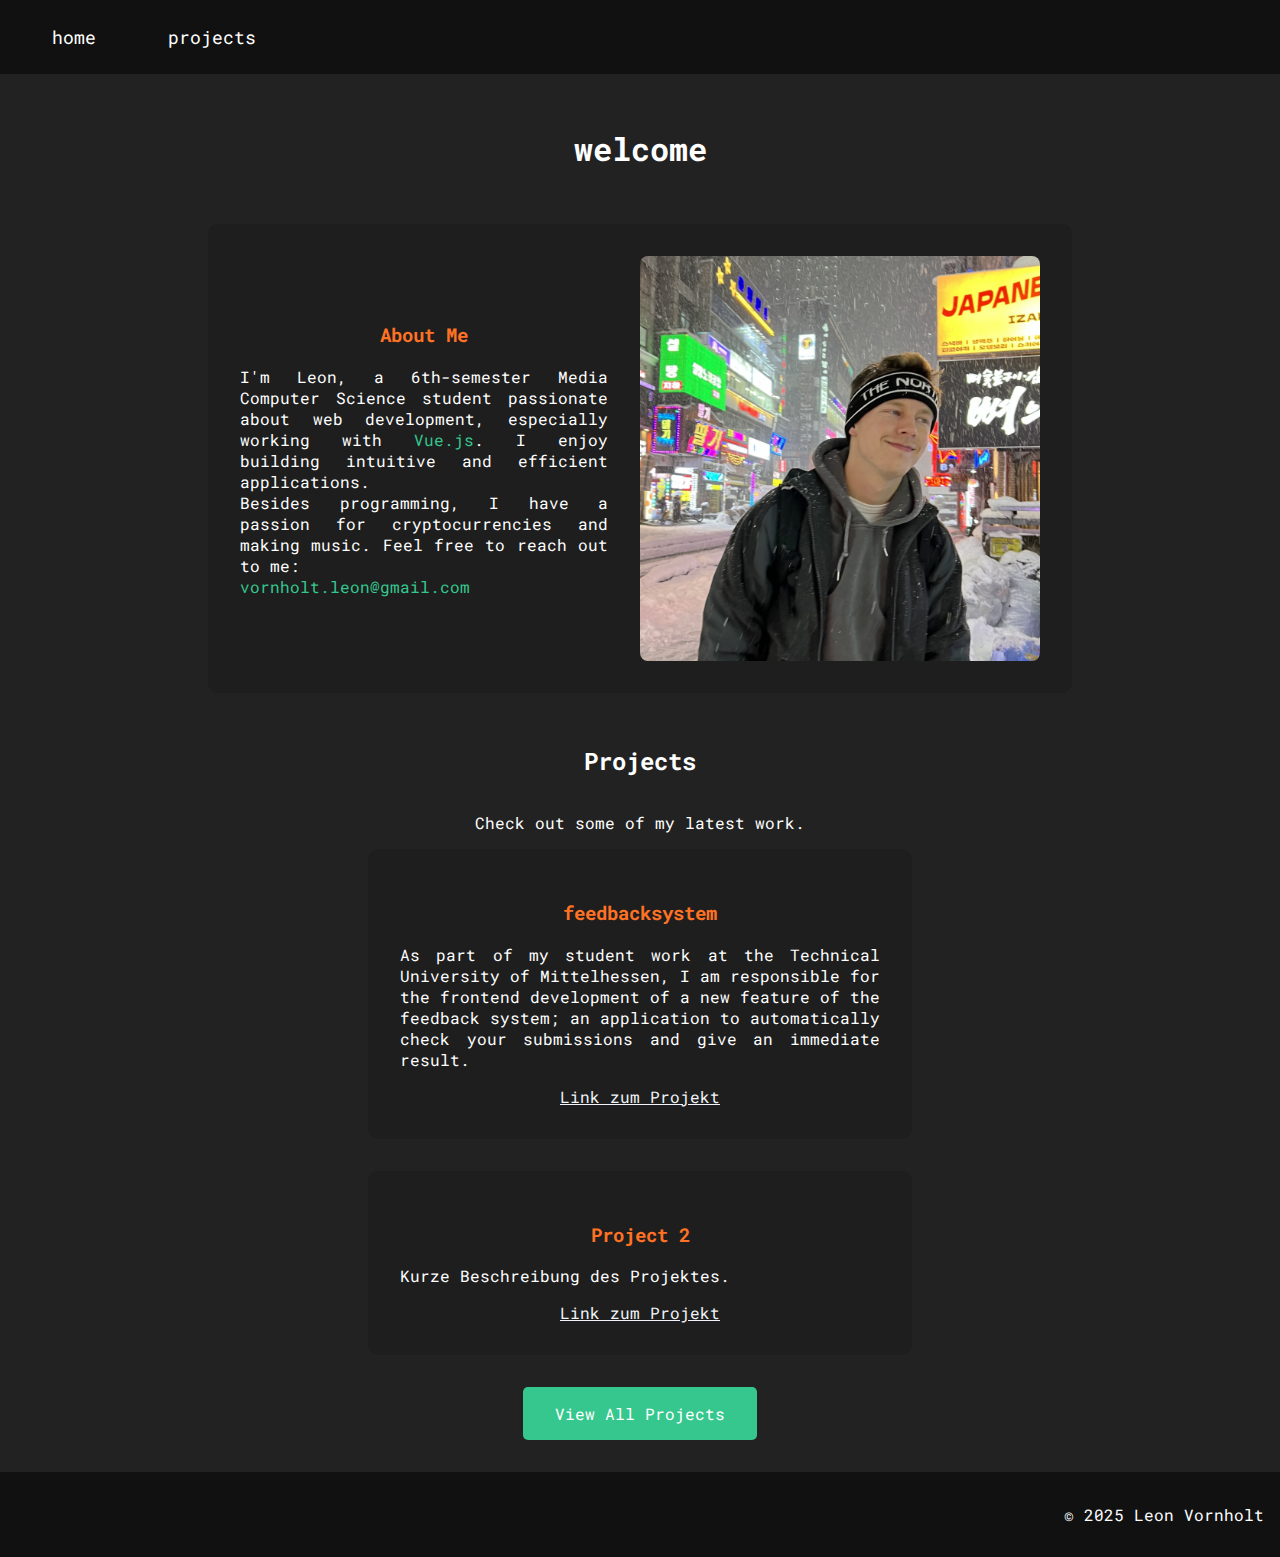
<file: index.html>
<!DOCTYPE html>
<html lang="en">
  <head>
    <meta charset="UTF-8" />
    <meta http-equiv="X-UA-Compatible" content="IE=edge" />
    <meta name="viewport" content="width=device-width, initial-scale=1.0" />
    <link rel="stylesheet" href="app.css" />
    <title>Leon | Webdev Portfolio</title>
  </head>
  <body>
    <nav>
      <div class="hamburger">
        <span class="bar"></span>
        <span class="bar"></span>
        <span class="bar"></span>
      </div>
      <div class="nav-links">
        <a href="index.html">home</a>
        <a href="projects.html">projects</a>
      </div>
    </nav>
    <main>
      <h1>welcome</h1>
      <section id="about">
        <div>
          <h3>About Me</h3>
          <p>
            I'm Leon, a 6th-semester Media Computer Science student passionate
            about web development, especially working with
            <span class="vue">Vue.js</span>. I enjoy building intuitive and
            efficient applications. <br />
            Besides programming, I have a passion for cryptocurrencies and
            making music. Feel free to reach out to me: <br />
            <span class="vue">vornholt.leon@gmail.com</span>
          </p>
        </div>
        <img src="img/1732772919759.jpg" alt="me in the snow" />
      </section>

      <section id="projects">
        <h2>Projects</h2>
        <p>Check out some of my latest work.</p>
        <div class="projects-grid">
          <article class="project">
            <h3>feedbacksystem</h3>
            <p>
              As part of my student work at the Technical University of
              Mittelhessen, I am responsible for the frontend development of a
              new feature of the feedback system; an application to
              automatically check your submissions and give an immediate result.
            </p>
            <a href="https://github.com/thm-mni-ii/feedbacksystem"
              >Link zum Projekt</a
            >
          </article>
          <article class="project">
            <h3>Project 2</h3>
            <p>Kurze Beschreibung des Projektes.</p>
            <a href="#">Link zum Projekt</a>
          </article>
        </div>
        <a href="projects.html" class="button">View All Projects</a>
      </section>
    </main>

    <footer>
      <p>&copy; 2025 Leon Vornholt</p>
    </footer>

    <script>
      const hamburger = document.querySelector(".hamburger");
      const navLinks = document.querySelector(".nav-links");

      hamburger.addEventListener("click", () => {
        navLinks.classList.toggle("active");
      });
    </script>
  </body>
</html>
</file>
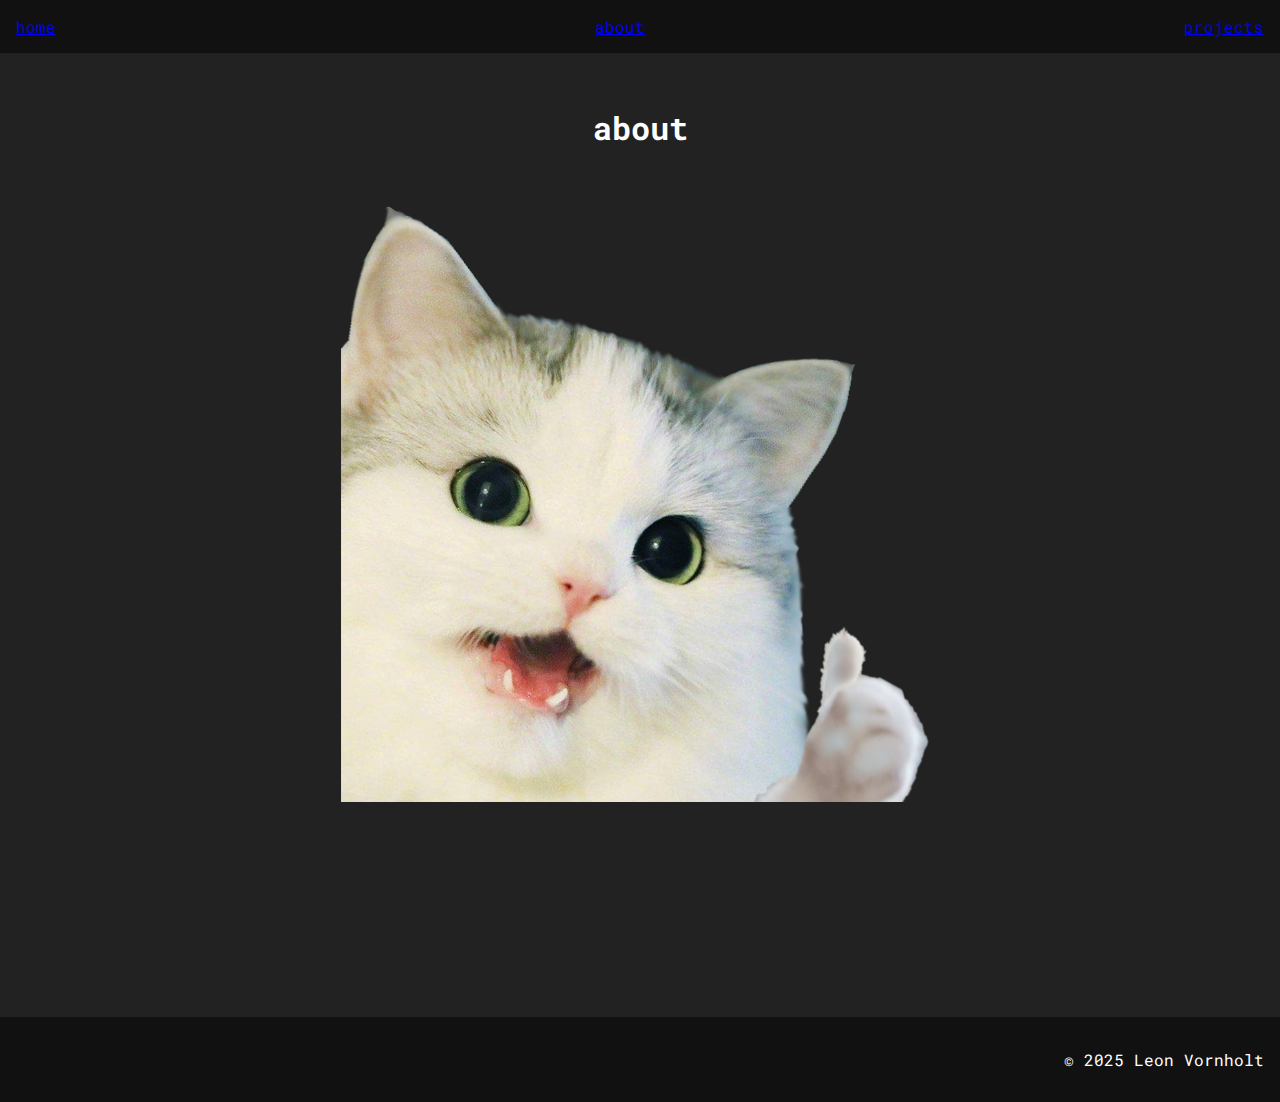
<file: about.html>
<!DOCTYPE html>
<html lang="en">
  <head>
    <meta charset="UTF-8" />
    <meta http-equiv="X-UA-Compatible" content="IE=edge" />
    <meta name="viewport" content="width=device-width, initial-scale=1.0" />
    <link rel="stylesheet" href="app.css" />
    <title>Leon | Webdev Portfolio</title>
  </head>

  <body>
    <div id="page-container">
      <nav>
        <a href="index.html" class="head">home</a>
        <a href="about.html" class="head">about</a>
        <a href="projects.html" class="head">projects</a>
      </nav>
      <main>
        <h1>about</h1>

        <img src="../img/cat.png" alt="" id="cat" />
      </main>

      <footer>
        <p>&copy; 2025 Leon Vornholt</p>
      </footer>
    </div>
  </body>
</html>
</file>
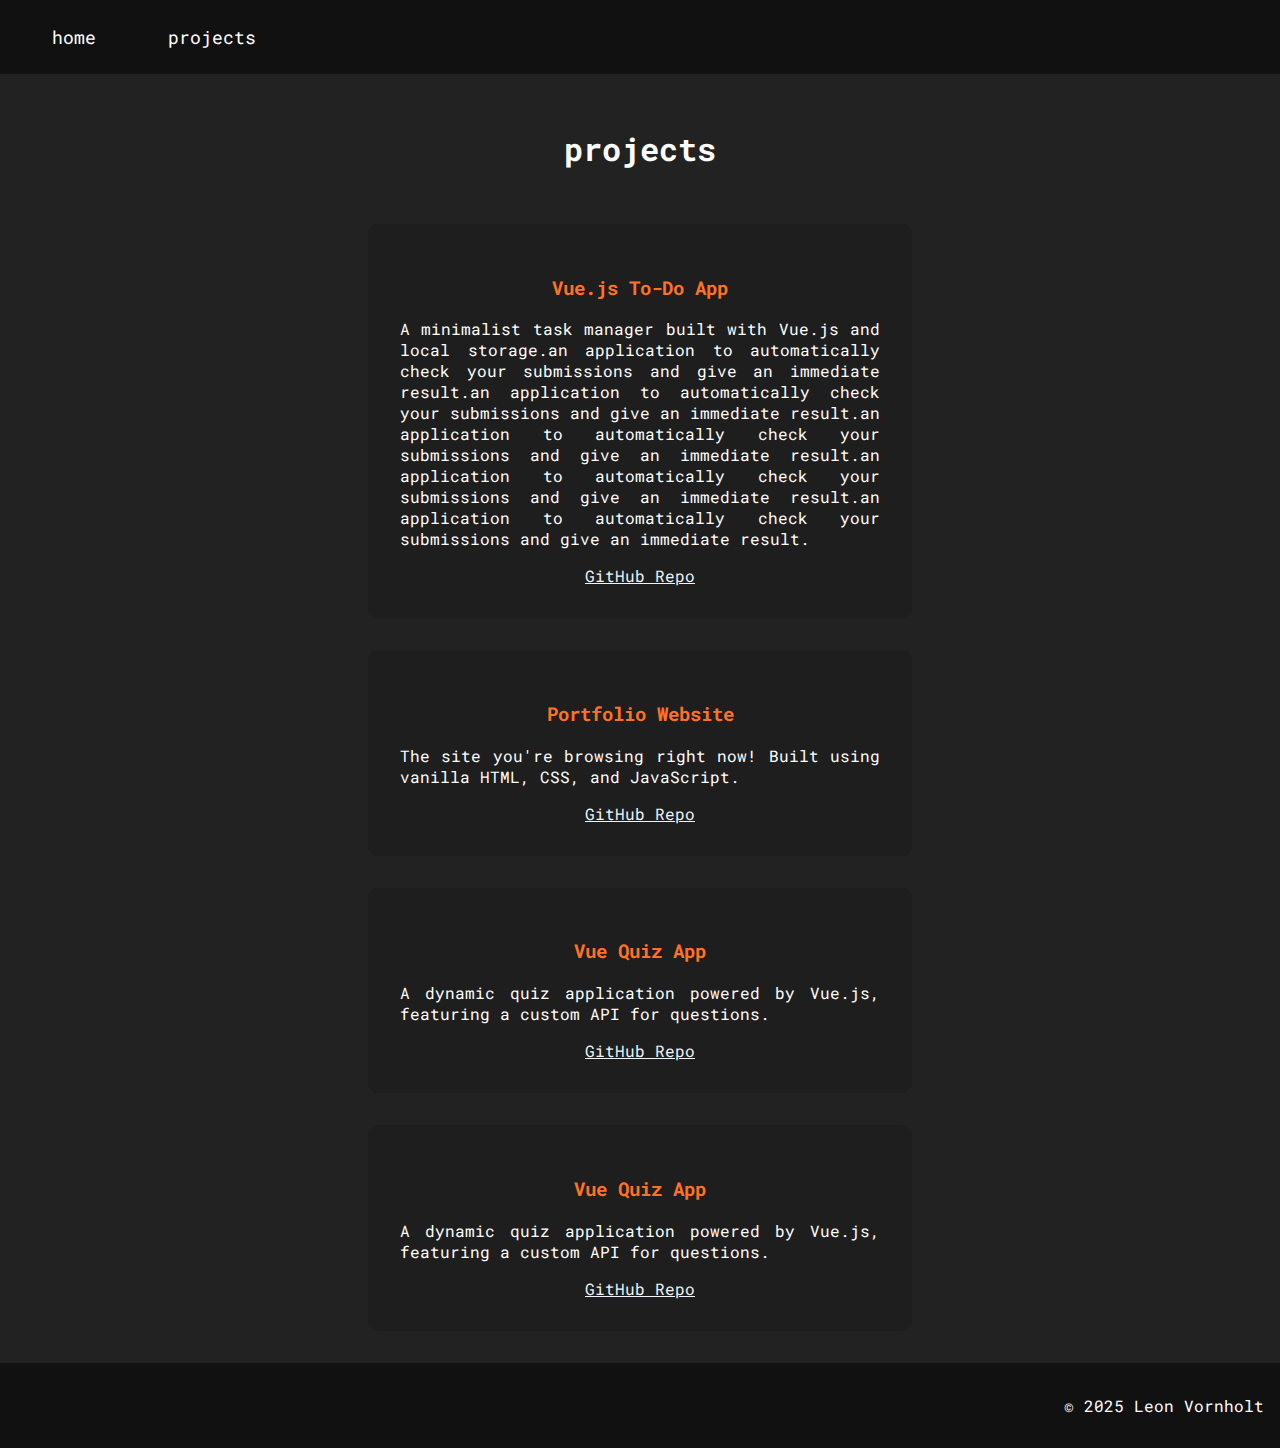
<file: projects.html>
<!DOCTYPE html>
<html lang="en">
  <head>
    <meta charset="UTF-8" />
    <meta http-equiv="X-UA-Compatible" content="IE=edge" />
    <meta name="viewport" content="width=device-width, initial-scale=1.0" />
    <link rel="stylesheet" href="app.css" />
    <title>Leon | Webdev Portfolio - Projects</title>
  </head>
  <body>
    <nav>
      <div class="hamburger">
        <span class="bar"></span>
        <span class="bar"></span>
        <span class="bar"></span>
      </div>
      <div class="nav-links">
        <a href="index.html">home</a>
        <a href="projects.html">projects</a>
      </div>
    </nav>
    <main>
      <h1>projects</h1>

      <section id="projects">
        <div class="projects-grid">
          <div class="project">
            <h3>Vue.js To-Do App</h3>
            <p>
              A minimalist task manager built with Vue.js and local storage.an
              application to automatically check your submissions and give an
              immediate result.an application to automatically check your
              submissions and give an immediate result.an application to
              automatically check your submissions and give an immediate
              result.an application to automatically check your submissions and
              give an immediate result.an application to automatically check
              your submissions and give an immediate result.
            </p>
            <a href="https://github.com/roboron4/todo-app" target="_blank"
              >GitHub Repo</a
            >
          </div>

          <div class="project">
            <h3>Portfolio Website</h3>
            <p>
              The site you're browsing right now! Built using vanilla HTML, CSS,
              and JavaScript.
            </p>
            <a href="https://github.com/roboron4/portfolio" target="_blank"
              >GitHub Repo</a
            >
          </div>

          <div class="project">
            <h3>Vue Quiz App</h3>
            <p>
              A dynamic quiz application powered by Vue.js, featuring a custom
              API for questions.
            </p>
            <a href="https://github.com/roboron4/vue-quiz" target="_blank"
              >GitHub Repo</a
            >
          </div>
          <div class="project">
            <h3>Vue Quiz App</h3>
            <p>
              A dynamic quiz application powered by Vue.js, featuring a custom
              API for questions.
            </p>
            <a href="https://github.com/roboron4/vue-quiz" target="_blank"
              >GitHub Repo</a
            >
          </div>
        </div>
      </section>
    </main>

    <footer>
      <p>&copy; 2025 Leon Vornholt</p>
    </footer>

    <script>
      const hamburger = document.querySelector(".hamburger");
      const navLinks = document.querySelector(".nav-links");

      hamburger.addEventListener("click", () => {
        navLinks.classList.toggle("active");
      });
    </script>
  </body>
</html>
</file>
<file: app.css>
body {
  font-family: RobotoMono;
  margin: 0;
  background-color: #222222;
  color: white;
  text-align: center;
}

h1 {
  height: max-content;
}

h3 {
  color: #ff7224;
}

@font-face {
  font-family: RobotoMono;
  src: url(fonts/RobotoMono-VariableFont_wght.woff2);
}

nav {
  display: flex;
  justify-content: space-between;
  align-items: center;
  background-color: #111111;
  padding: 1em;
}

.nav-links {
  display: flex;
  align-items: center;
}

.nav-links a {
  padding: 0.5em 1em;
  text-decoration: none;
  font-size: large;
  color: rgb(255, 255, 255);
  margin: 0 1em;
}

.nav-links a:hover {
  color: #ff7224;
  border-radius: 0.5em;
}

.hamburger {
  display: none;
  flex-direction: column;
  cursor: pointer;
}

.bar {
  width: 25px;
  height: 3px;
  background-color: white;
  margin: 3px 0;
}

main {
  display: flex;
  flex-direction: column;
  align-items: center;
  min-height: 100vh;
  padding: 2em;
  gap: 2em;
}

#about {
  display: flex;
  align-items: center;
  gap: 2em;
  max-width: 800px;
  background: #1e1e1e;
  padding: 2em;
  border-radius: 10px;
  flex: 1 1 300px;
}
#about p {
  text-align: justify;
}
#about img {
  max-width: 50%;
  height: auto;
  border-radius: 2%;
}

#projects {
  display: flex;
  flex-direction: column;
  align-items: center;
  width: 100%;
}

.projects-grid {
  display: flex;
  flex-direction: column;
  flex-wrap: wrap;
  justify-content: center;
  gap: 2em;
}

.project {
  background: #1e1e1e;
  padding: 2em;
  max-width: 30em;
  border-radius: 10px;
}
.project p {
  text-align: justify;
}
.project a {
  color: rgb(240, 244, 248);
}
.project a:hover {
  color: rgb(89, 193, 15);
}

.button {
  display: inline-block;
  background: #36c78e;
  padding: 1em 2em;
  margin-top: 2em;
  border-radius: 5px;
  color: white;
  text-decoration: none;
}

.button:hover {
  background: #2e9d70;
}

.vue {
  color: #36c78e;
}

footer {
  background-color: #111111;
  padding-top: 1em;
  padding-bottom: 1em;
  text-align: right;
  width: 100%;
}
footer p {
  margin-right: 1em;
}

/* Responsive Design */
@media (max-width: 768px) {
  .nav-links {
    display: none;
    flex-direction: column;
    width: 100%;
    position: absolute;
    top: 4em;
    left: 0;
    background-color: #111111;
  }

  .nav-links.active {
    display: flex;
  }

  .nav-links a {
    margin: 0;
    padding: 1em;
    border-bottom: 1px solid #222;
  }

  .hamburger {
    display: flex;
  }

  #about {
    flex-direction: column;
    align-items: center;
  }

  #about img {
    max-width: 90%;
  }
}
</file>
